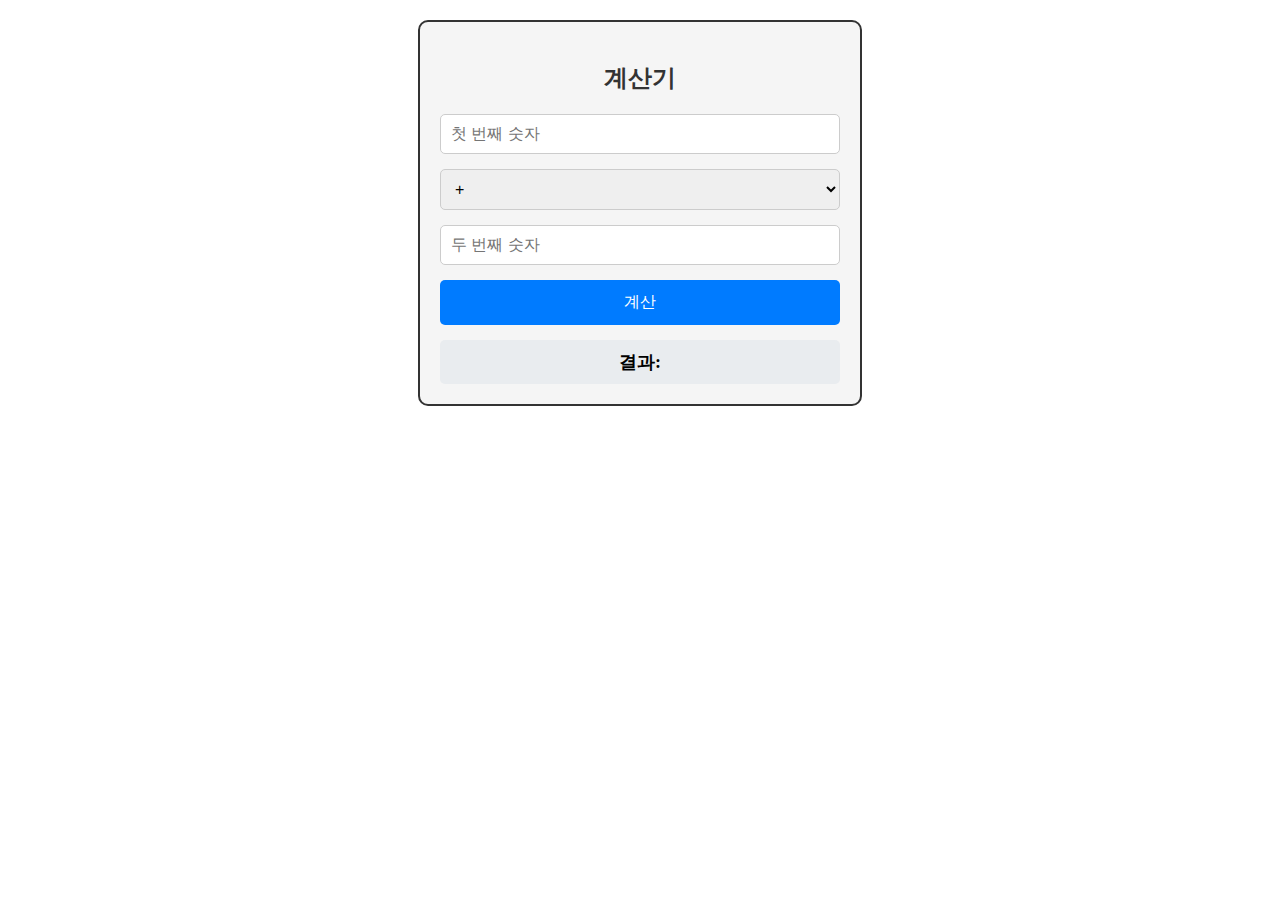
<file: src/main/resources/templates/Hello World.html>
<!DOCTYPE html>
<html lang="ko">
<head>
    <meta charset="UTF-8">
    <meta name="viewport" content="width=device-width, initial-scale=1.0">
    <title>계산기</title>
    <style>
    
     
     .calculator {
         margin: 20px auto;
         max-width: 400px;
         padding: 20px;
         border: 2px solid #333;
         border-radius: 10px;
         background-color: #f5f5f5;
     }
     
     .calculator h2 {
         text-align: center;
         color: #333;
         margin-bottom: 20px;
     }
     
     .calculator-container {
         display: flex;
         flex-direction: column;
         gap: 15px;
     }
     
     .calc-input, .calc-select {
         padding: 10px;
         border: 1px solid #ccc;
         border-radius: 5px;
         font-size: 16px;
     }
     
     .calc-button {
         padding: 12px;
         background-color: #007bff;
         color: white;
         border: none;
         border-radius: 5px;
         font-size: 16px;
         cursor: pointer;
         transition: background-color 0.3s;
     }
     
     .calc-button:hover {
         background-color: #0056b3;
     }
     
     .result {
         padding: 10px;
         background-color: #e9ecef;
         border-radius: 5px;
         font-size: 18px;
         font-weight: bold;
         text-align: center;
     }
    </style>
</head>
<body>

    <section class="calculator">
        <h2>계산기</h2>
        <div class="calculator-container">
            <input type="number" id="num1" placeholder="첫 번째 숫자" class="calc-input">
            <select id="operator" class="calc-select">
                <option value="+">+</option>
                <option value="-">-</option>
                <option value="*">×</option>
                <option value="/">÷</option>
            </select>
            <input type="number" id="num2" placeholder="두 번째 숫자" class="calc-input">
            <button class="calc-button">계산</button>
            <div id="result" class="result">결과: </div>
        </div>
        
    </section>
    
</body>
</html>
</file>
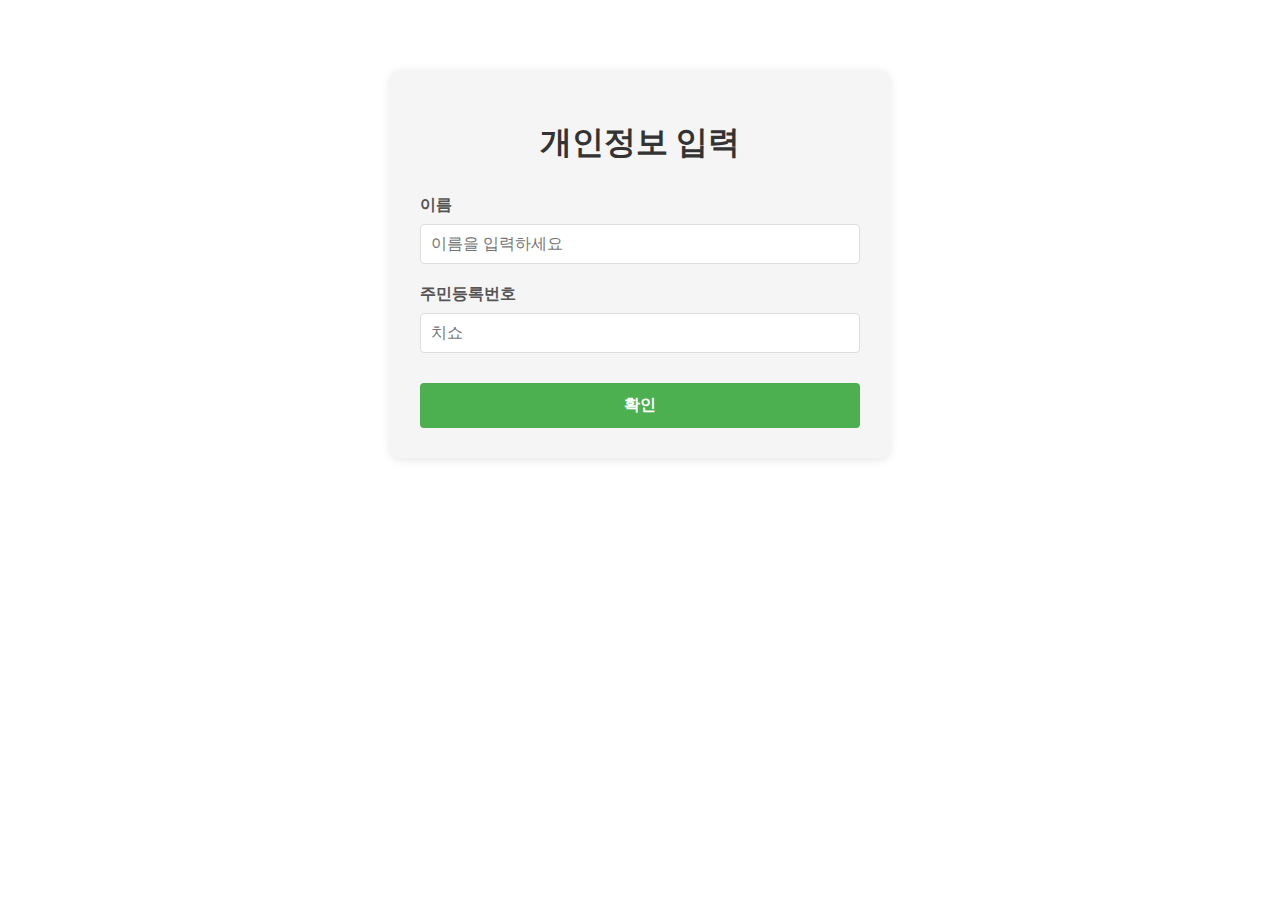
<file: src/main/resources/templates/auth/human.html>
<!DOCTYPE html>
<html lang="ko">

<head>
    <meta charset="UTF-8">
    <meta name="viewport" content="width=device-width, initial-scale=1.0">
    <title>개인정보 입력</title>
    <style>
        body {
            font-family: Arial, sans-serif;
            max-width: 500px;
            margin: 50px auto;
            padding: 20px;
        }

        .form-container {
            background-color: #f5f5f5;
            padding: 30px;
            border-radius: 10px;
            box-shadow: 0 2px 10px rgba(0, 0, 0, 0.1);
        }

        h1 {
            text-align: center;
            color: #333;
            margin-bottom: 30px;
        }

        .form-group {
            margin-bottom: 20px;
        }

        label {
            display: block;
            margin-bottom: 8px;
            color: #555;
            font-weight: bold;
        }

        input[type="text"] {
            width: 100%;
            padding: 10px;
            border: 1px solid #ddd;
            border-radius: 4px;
            font-size: 16px;
            box-sizing: border-box;
        }

        .jumin-group {
            display: flex;
            align-items: center;
            gap: 10px;
        }

        .jumin-group input {
            flex: 1;
        }

        .jumin-group span {
            font-size: 20px;
            font-weight: bold;
        }

        button {
            width: 100%;
            padding: 12px;
            background-color: #4CAF50;
            color: white;
            border: none;
            border-radius: 4px;
            cursor: pointer;
            font-size: 16px;
            font-weight: bold;
            margin-top: 10px;
        }

        button:hover {
            background-color: #45a049;
        }
    </style>
</head>

<body>
    <div class="form-container">
        <h1>개인정보 입력</h1>

        <form action="/auth/human" method="post">
            <div class="form-group">
                <label for="name">이름</label>
                <input type="text" id="name" name="name" placeholder="이름을 입력하세요" required>
            </div>

            <div class="form-group">
                <label for="jumin">주민등록번호</label>
                <div class="jumin-group">
                    <input type="text" id="jumin1" name="jumin1" placeholder="치쇼" maxlength="6" required>
                </div>
            </div>

            <button type="submit">확인</button>
        </form>
    </div>
</body>

</html>
</file>
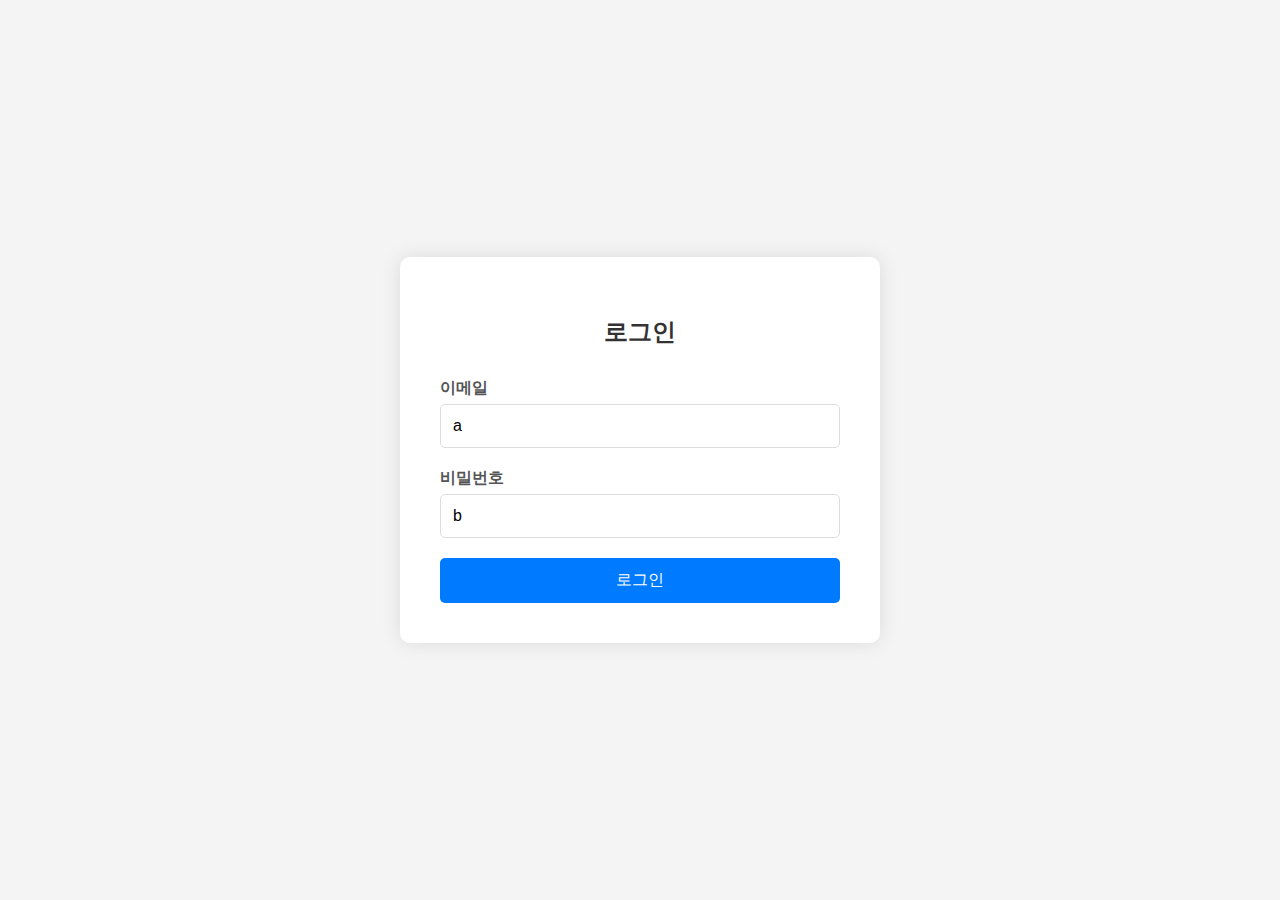
<file: src/main/resources/templates/auth/login.html>
<!DOCTYPE html>
<html lang="ko">
<head>
    <meta charset="UTF-8">
    <meta name="viewport" content="width=device-width, initial-scale=1.0">
    <title>로그인</title>
    <style>
        body {
            font-family: Arial, sans-serif;
            background-color: #f4f4f4;
            display: flex;
            justify-content: center;
            align-items: center;
            min-height: 100vh;
            margin: 0;
        }
        
        .login-container {
            background-color: white;
            padding: 40px;
            border-radius: 10px;
            box-shadow: 0 0 20px rgba(0, 0, 0, 0.1);
            width: 100%;
            max-width: 400px;
        }
        
        .login-title {
            text-align: center;
            color: #333;
            margin-bottom: 30px;
            font-size: 24px;
        }
        
        .form-group {
            margin-bottom: 20px;
        }
        
        .form-group label {
            display: block;
            margin-bottom: 5px;
            color: #555;
            font-weight: bold;
        }
        
        .form-group input {
            width: 100%;
            padding: 12px;
            border: 1px solid #ddd;
            border-radius: 5px;
            font-size: 16px;
            box-sizing: border-box;
        }
        
        .form-group input:focus {
            outline: none;
            border-color: #007bff;
            box-shadow: 0 0 5px rgba(0, 123, 255, 0.3);
        }
        
        .login-button {
            width: 100%;
            padding: 12px;
            background-color: #007bff;
            color: white;
            border: none;
            border-radius: 5px;
            font-size: 16px;
            cursor: pointer;
            transition: background-color 0.3s;
        }
        
        .login-button:hover {
            background-color: #0056b3;
        }
        
        .login-button:active {
            background-color: #004085;
        }
    </style>
</head>
<body>
    <div class="login-container">
        <h2 class="login-title" a href="index.html">로그인</h2>
        <form action="/auth/login" method="GET">
            <div class="form-group">
                <label for="email">이메일</label>
                <input type="text" id="email" name="email" placeholder="이메일을 입력하세요" value="a" >
            </div>
            
            <div class="form-group">
                <label for="password">비밀번호</label>
                <input type="text" id="password" name="password" placeholder="비밀번호를 입력하세요" required value="b">
            </div>
            
            <button type="submit" class="login-button">로그인</button>
        </form>
    </div>
</body>
</html>
</file>
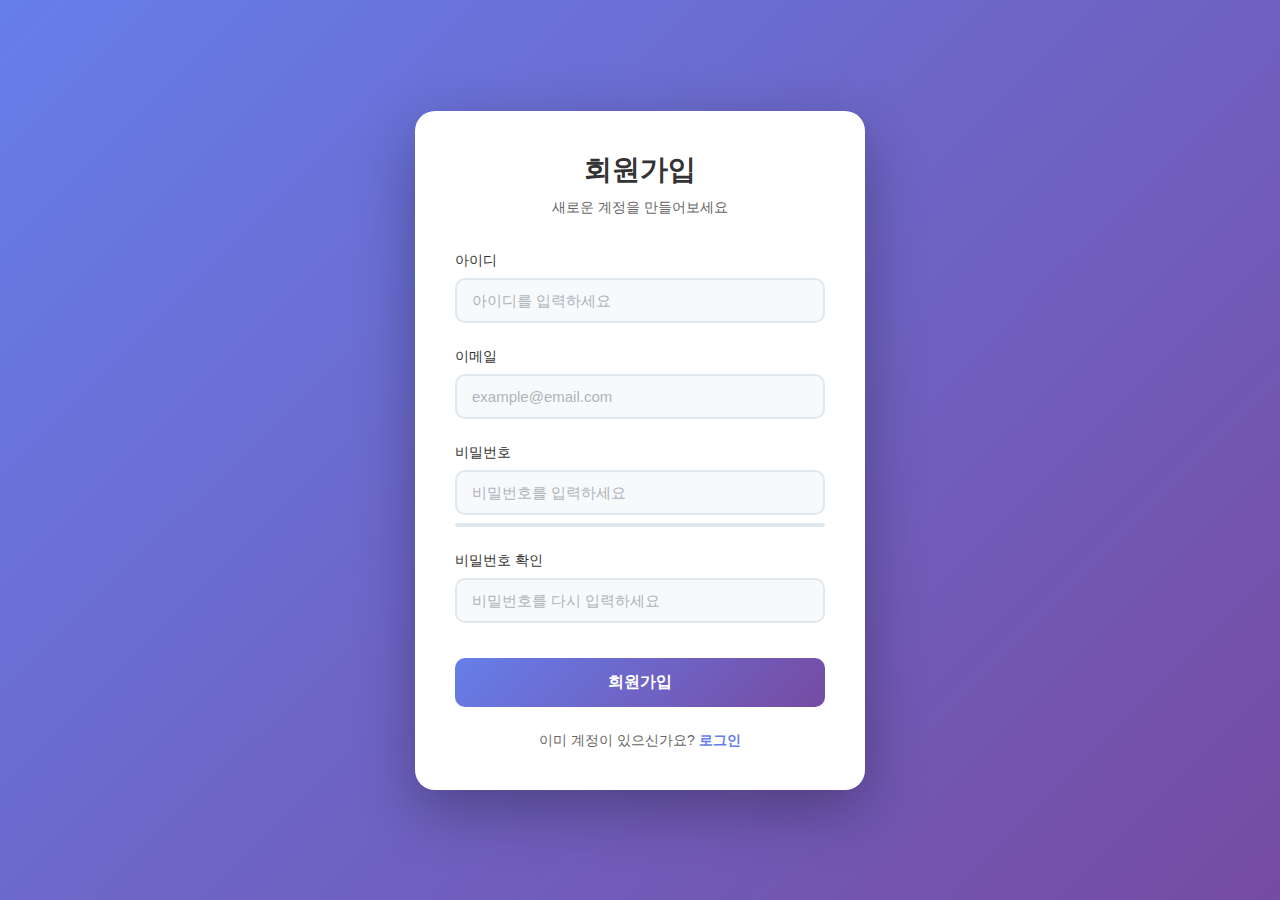
<file: src/main/resources/templates/auth/user.html>
<!DOCTYPE html>
<html lang="ko" xmlns:th="http://www.thymeleaf.org">
<head>
    <meta charset="UTF-8">
    <meta name="viewport" content="width=device-width, initial-scale=1.0">
    <title>회원가입</title>
    <style>
        * {
            margin: 0;
            padding: 0;
            box-sizing: border-box;
        }

        body {
            font-family: -apple-system, BlinkMacSystemFont, 'Segoe UI', Roboto, 'Helvetica Neue', Arial, sans-serif;
            background: linear-gradient(135deg, #667eea 0%, #764ba2 100%);
            min-height: 100vh;
            display: flex;
            justify-content: center;
            align-items: center;
            padding: 20px;
        }

        .register-container {
            background: white;
            border-radius: 20px;
            box-shadow: 0 20px 60px rgba(0, 0, 0, 0.3);
            width: 100%;
            max-width: 450px;
            padding: 40px;
        }

        .register-header {
            text-align: center;
            margin-bottom: 35px;
        }

        .register-header h1 {
            color: #333;
            font-size: 28px;
            margin-bottom: 10px;
        }

        .register-header p {
            color: #666;
            font-size: 14px;
        }

        .form-group {
            margin-bottom: 25px;
        }

        .form-group label {
            display: block;
            color: #333;
            font-weight: 500;
            margin-bottom: 8px;
            font-size: 14px;
        }

        .form-group input {
            width: 100%;
            padding: 12px 15px;
            border: 2px solid #e1e8ed;
            border-radius: 10px;
            font-size: 15px;
            transition: all 0.3s ease;
            background: #f8f9fa;
        }

        .form-group input:focus {
            outline: none;
            border-color: #667eea;
            background: white;
        }

        .form-group input::placeholder {
            color: #adb5bd;
        }

        .error-message {
            color: #dc3545;
            font-size: 13px;
            margin-top: 5px;
            display: none;
        }

        .error-message.show {
            display: block;
        }

        .form-group.error input {
            border-color: #dc3545;
        }

        .password-strength {
            margin-top: 8px;
            height: 4px;
            background: #e1e8ed;
            border-radius: 2px;
            overflow: hidden;
        }

        .password-strength-bar {
            height: 100%;
            width: 0;
            transition: all 0.3s ease;
        }

        .password-strength-bar.weak {
            width: 33%;
            background: #dc3545;
        }

        .password-strength-bar.medium {
            width: 66%;
            background: #ffc107;
        }

        .password-strength-bar.strong {
            width: 100%;
            background: #28a745;
        }

        .btn-register {
            width: 100%;
            padding: 14px;
            background: linear-gradient(135deg, #667eea 0%, #764ba2 100%);
            color: white;
            border: none;
            border-radius: 10px;
            font-size: 16px;
            font-weight: 600;
            cursor: pointer;
            transition: transform 0.2s ease, box-shadow 0.2s ease;
            margin-top: 10px;
        }

        .btn-register:hover {
            transform: translateY(-2px);
            box-shadow: 0 10px 25px rgba(102, 126, 234, 0.4);
        }

        .btn-register:active {
            transform: translateY(0);
        }

        .login-link {
            text-align: center;
            margin-top: 25px;
            color: #666;
            font-size: 14px;
        }

        .login-link a {
            color: #667eea;
            text-decoration: none;
            font-weight: 600;
        }

        .login-link a:hover {
            text-decoration: underline;
        }

        .success-message {
            background: #d4edda;
            color: #155724;
            padding: 12px;
            border-radius: 8px;
            margin-bottom: 20px;
            display: none;
        }

        .success-message.show {
            display: block;
        }
    </style>
</head>
<body>
    <div class="register-container">
        <div class="register-header">
            <h1>회원가입</h1>
            <p>새로운 계정을 만들어보세요</p>
        </div>

        <div class="success-message" th:if="${message}" th:text="${message}"></div>

        <form action="login.html" method="get" id="registerForm">
            <div class="form-group">
                <label for="username">아이디</label>
                <input type="text" id="username" name="username" placeholder="아이디를 입력하세요" required>
                <span class="error-message" id="usernameError">아이디는 4자 이상이어야 합니다.</span>
            </div>

            <div class="form-group">
                <label for="email">이메일</label>
                <input type="email" id="email" name="email" placeholder="example@email.com" required>
                <span class="error-message" id="emailError">올바른 이메일을 입력하세요.</span>
            </div>

            <div class="form-group">
                <label for="password">비밀번호</label>
                <input type="password" id="password" name="password" placeholder="비밀번호를 입력하세요" required>
                <div class="password-strength">
                    <div class="password-strength-bar" id="passwordStrengthBar"></div>
                </div>
                <span class="error-message" id="passwordError">비밀번호는 8자 이상이어야 합니다.</span>
            </div>

            <div class="form-group">
                <label for="confirmPassword">비밀번호 확인</label>
                <input type="password" id="confirmPassword" name="confirmPassword" placeholder="비밀번호를 다시 입력하세요" required>
                <span class="error-message" id="confirmPasswordError">비밀번호가 일치하지 않습니다.</span>
            </div>

            <button type="submit" class="btn-register">회원가입</button>
        </form>

        <div class="login-link">
            이미 계정이 있으신가요? <a href="login.html">로그인</a>
        </div>
    </div>
</body>
</html>
</file>
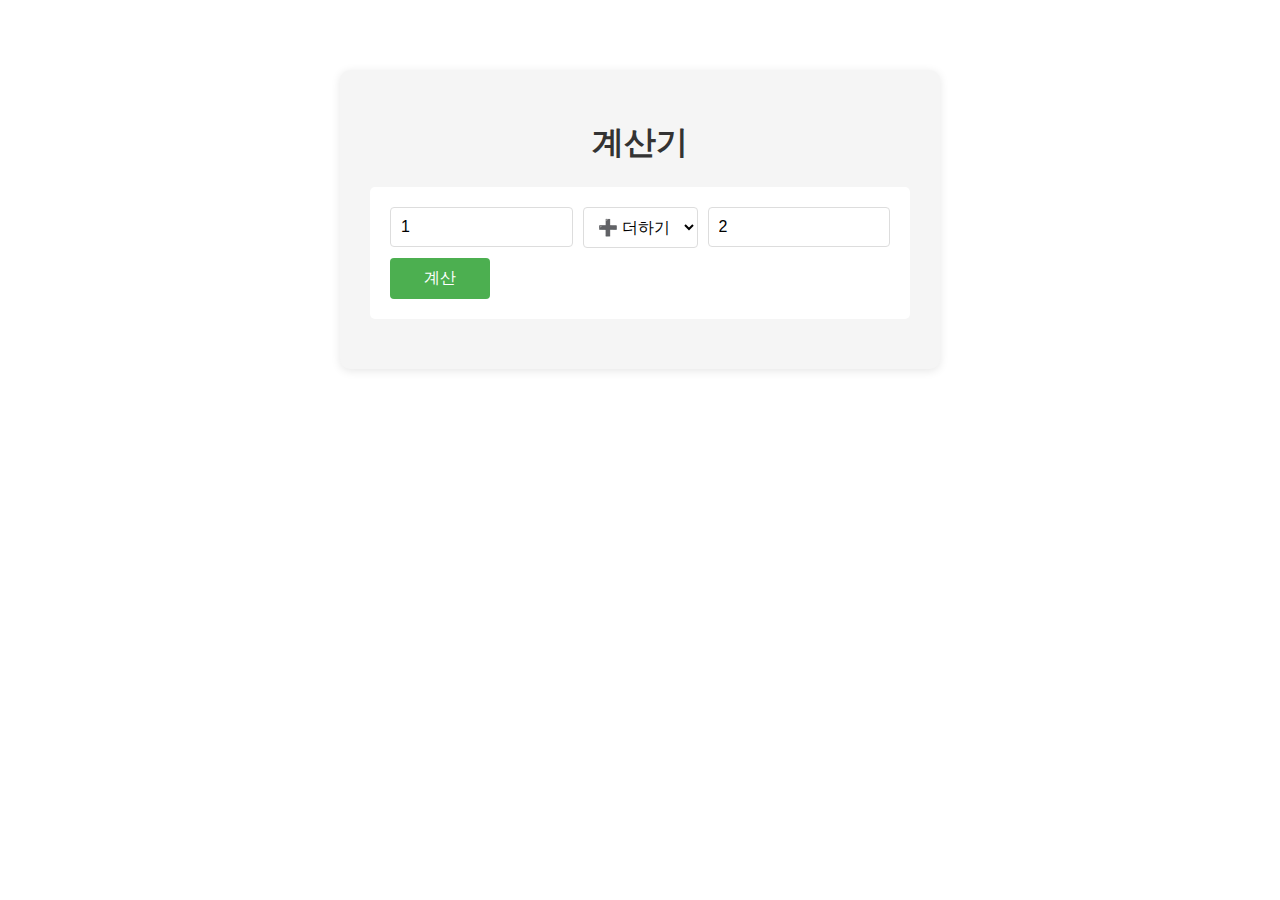
<file: src/main/resources/templates/calculator/calculator.html>
<!DOCTYPE html>
<html lang="ko">

<head>
    <meta charset="UTF-8">
    <meta name="viewport" content="width=device-width, initial-scale=1.0">
    <title>계산기</title>
    <style>
        body {
            font-family: Arial, sans-serif;
            max-width: 600px;
            margin: 50px auto;
            padding: 20px;
        }

        .calculator-container {
            background-color: #f5f5f5;
            padding: 30px;
            border-radius: 10px;
            box-shadow: 0 2px 10px rgba(0, 0, 0, 0.1);
        }

        h1 {
            text-align: center;
            color: #333;
        }

        .operation-section {
            margin: 20px 0;
            padding: 20px;
            background-color: white;
            border-radius: 5px;
        }

        form {
            display: flex;
            gap: 10px;
            align-items: center;
            flex-wrap: wrap;
        }

        input[type="number"] {
            padding: 10px;
            border: 1px solid #ddd;
            border-radius: 4px;
            font-size: 16px;
            flex: 1;
            min-width: 120px;
        }

        select {
            padding: 10px;
            border: 1px solid #ddd;
            border-radius: 4px;
            font-size: 16px;
            cursor: pointer;
            background-color: white;
        }

        button {
            padding: 10px 20px;
            background-color: #4CAF50;
            color: white;
            border: none;
            border-radius: 4px;
            cursor: pointer;
            font-size: 16px;
            min-width: 100px;
        }

        button:hover {
            background-color: #45a049;
        }
    </style>
</head>

<body>
    <div class="calculator-container">
        <h1>계산기</h1>

        <div class="operation-section">
            <form action="/contents/calculator/calculator" method="get">
                <input type="number" name="num1" placeholder="1번 숫자" value="1">
                <select name="operator">
                    <option value="plus">➕ 더하기</option>
                    <option value="minus">➖ 빼기</option>
                    <option value="gob">✖️ 곱하기</option>
                    <option value="nanum">➗ 나누기</option>
                </select>
                <input type="number" name="num2" placeholder="2번 숫자" value="2">
                <button type="submit">계산</button>
            </form>
        </div>
    </div>
</body>

</html>
</file>
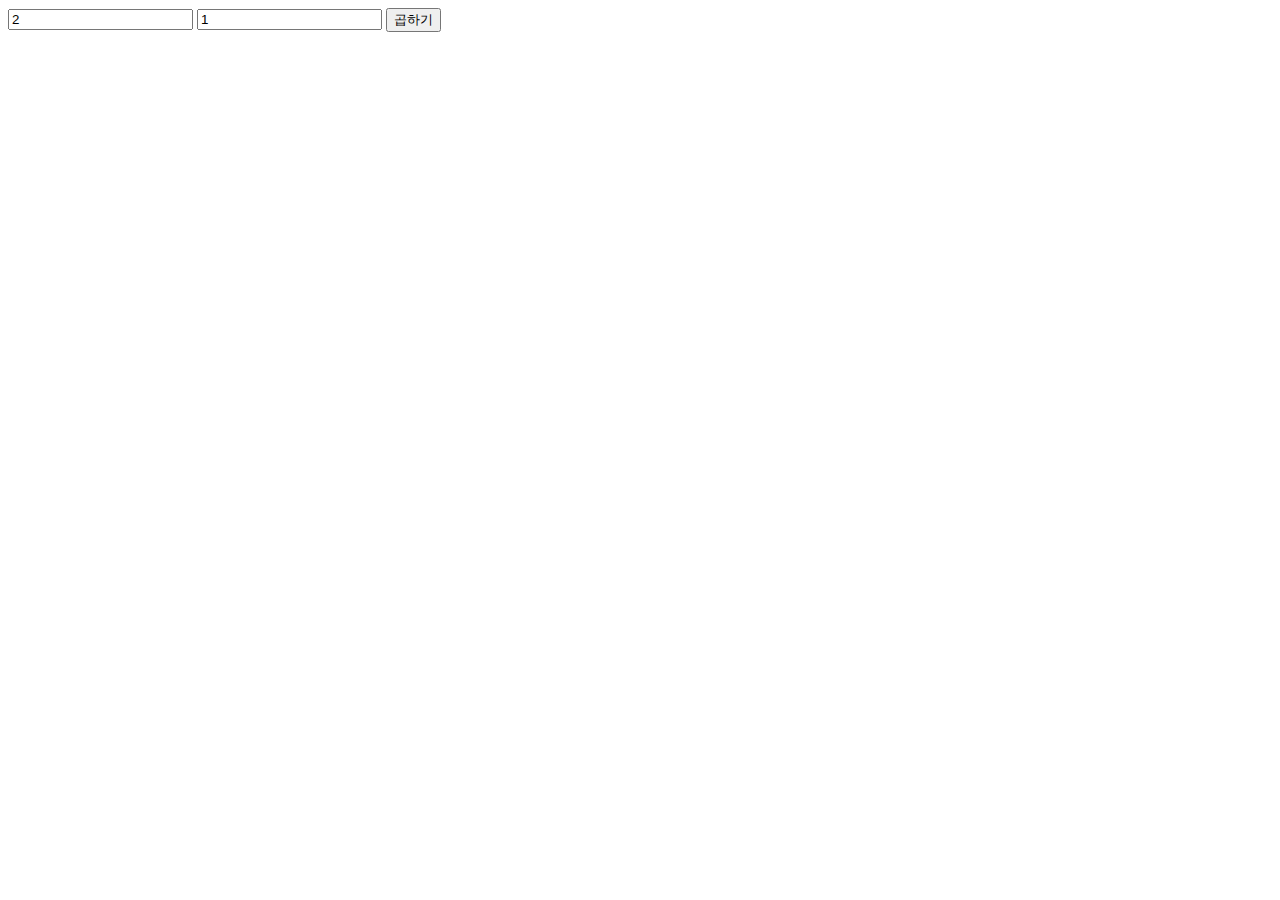
<file: src/main/resources/templates/calculator/gob.html>
<!DOCTYPE html>
<html lang="ko">
<head>
    <meta charset="UTF-8">
    <meta name="viewport" content="width=device-width, initial-scale=1.0">
    <title>로그인</title>
   
        

</head>
<body>
<div>
    <form action="/contents/calculator/gob" method="get">
        <input type="number" name="gobnumber2" placeholder="2번 숫자" value="2">
        <input type="number" name="gobnumber1" placeholder="1번 숫자" value="1">
        <button type="submit">곱하기</button>
    </form>
</div>
</body>
</html>
</file>
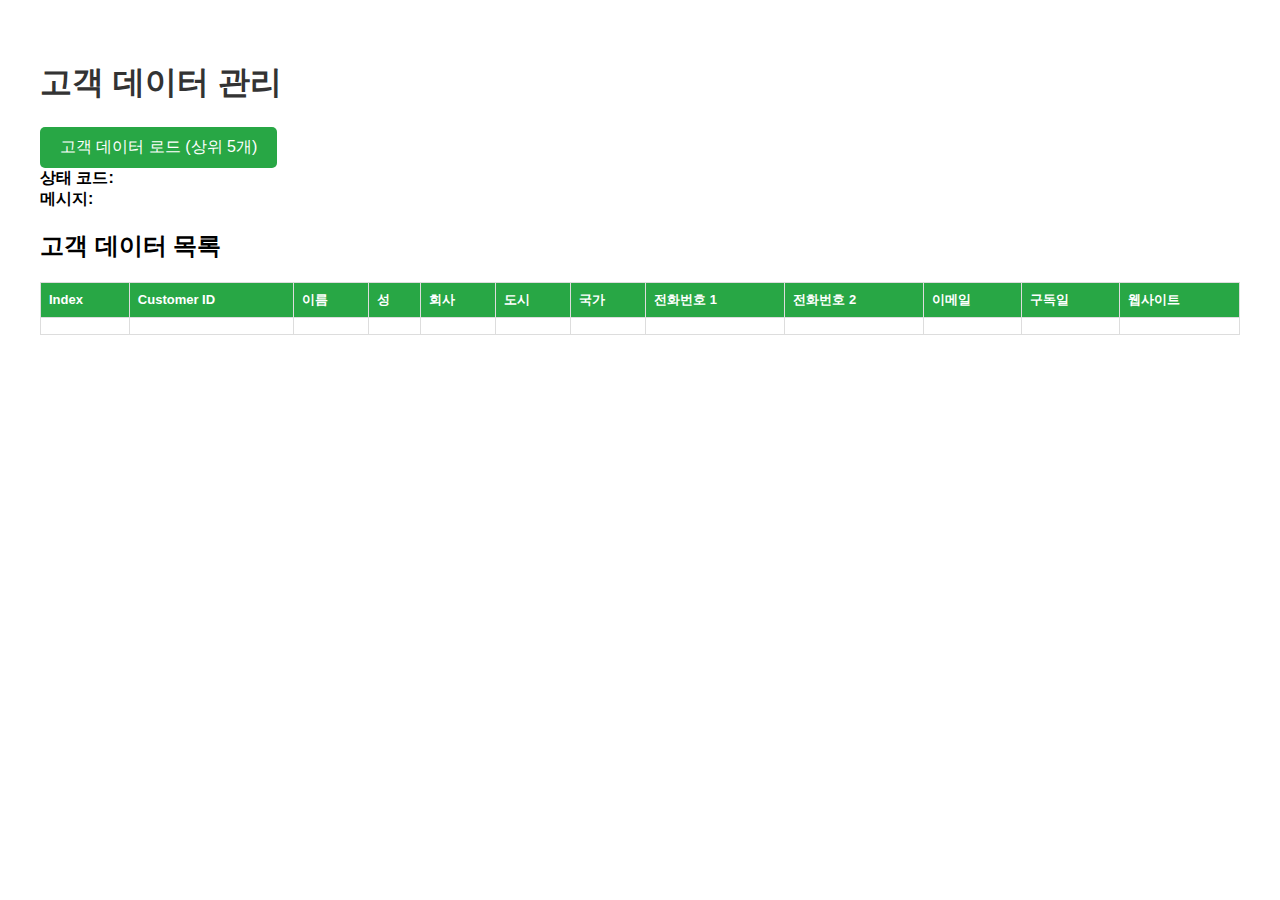
<file: src/main/resources/templates/customers/customers.html>
<!DOCTYPE html>
<html lang="ko" xmlns:th="http://www.thymeleaf.org">

<head>
    <meta charset="UTF-8">
    <meta name="viewport" content="width=device-width, initial-scale=1.0">
    <title>고객 데이터 로드</title>
    <style>
        body {
            font-family: Arial, sans-serif;
            margin: 20px;
            padding: 20px;
        }

        h1 {
            color: #333;
        }

        .message {
            padding: 15px;
            margin: 20px 0;
            border-radius: 5px;
            background-color: #d4edda;
            border: 1px solid #c3e6cb;
            color: #155724;
        }

        .message.error {
            background-color: #f8d7da;
            border-color: #f5c6cb;
            color: #721c24;
        }

        button {
            padding: 10px 20px;
            background-color: #28a745;
            color: white;
            border: none;
            border-radius: 5px;
            cursor: pointer;
            font-size: 16px;
        }

        button:hover {
            background-color: #218838;
        }

        table {
            width: 100%;
            border-collapse: collapse;
            margin-top: 20px;
            font-size: 13px;
        }

        th,
        td {
            border: 1px solid #ddd;
            padding: 8px;
            text-align: left;
        }

        th {
            background-color: #28a745;
            color: white;
            font-weight: bold;
        }

        tr:nth-child(even) {
            background-color: #f2f2f2;
        }

        tr:hover {
            background-color: #e9ecef;
        }
    </style>
</head>

<body>
    <h1>고객 데이터 관리</h1>

    <form method="post" action="/customers">
        <button type="submit">고객 데이터 로드 (상위 5개)</button>
    </form>

    <!-- 메시지 출력 -->
    <div th:if="${messenger != null}" th:class="${messenger.code == 200 ? 'message' : 'message error'}">
        <strong>상태 코드:</strong> <span th:text="${messenger.code}"></span><br>
        <strong>메시지:</strong> <span th:text="${messenger.message}"></span>
    </div>

    <!-- 고객 데이터 테이블 -->
    <div th:if="${customers != null and !customers.isEmpty()}">
        <h2>고객 데이터 목록</h2>
        <table>
            <thead>
                <tr>
                    <th>Index</th>
                    <th>Customer ID</th>
                    <th>이름</th>
                    <th>성</th>
                    <th>회사</th>
                    <th>도시</th>
                    <th>국가</th>
                    <th>전화번호 1</th>
                    <th>전화번호 2</th>
                    <th>이메일</th>
                    <th>구독일</th>
                    <th>웹사이트</th>
                </tr>
            </thead>
            <tbody>
                <tr th:each="customer : ${customers}">
                    <td th:text="${customer.index}"></td>
                    <td th:text="${customer.customerId}"></td>
                    <td th:text="${customer.firstName}"></td>
                    <td th:text="${customer.lastName}"></td>
                    <td th:text="${customer.company}"></td>
                    <td th:text="${customer.city}"></td>
                    <td th:text="${customer.country}"></td>
                    <td th:text="${customer.phone1}"></td>
                    <td th:text="${customer.phone2}"></td>
                    <td th:text="${customer.email}"></td>
                    <td th:text="${customer.subscriptionDate}"></td>
                    <td><a th:href="${customer.website}" th:text="${customer.website}" target="_blank"></a></td>
                </tr>
            </tbody>
        </table>
    </div>
</body>

</html>
</file>
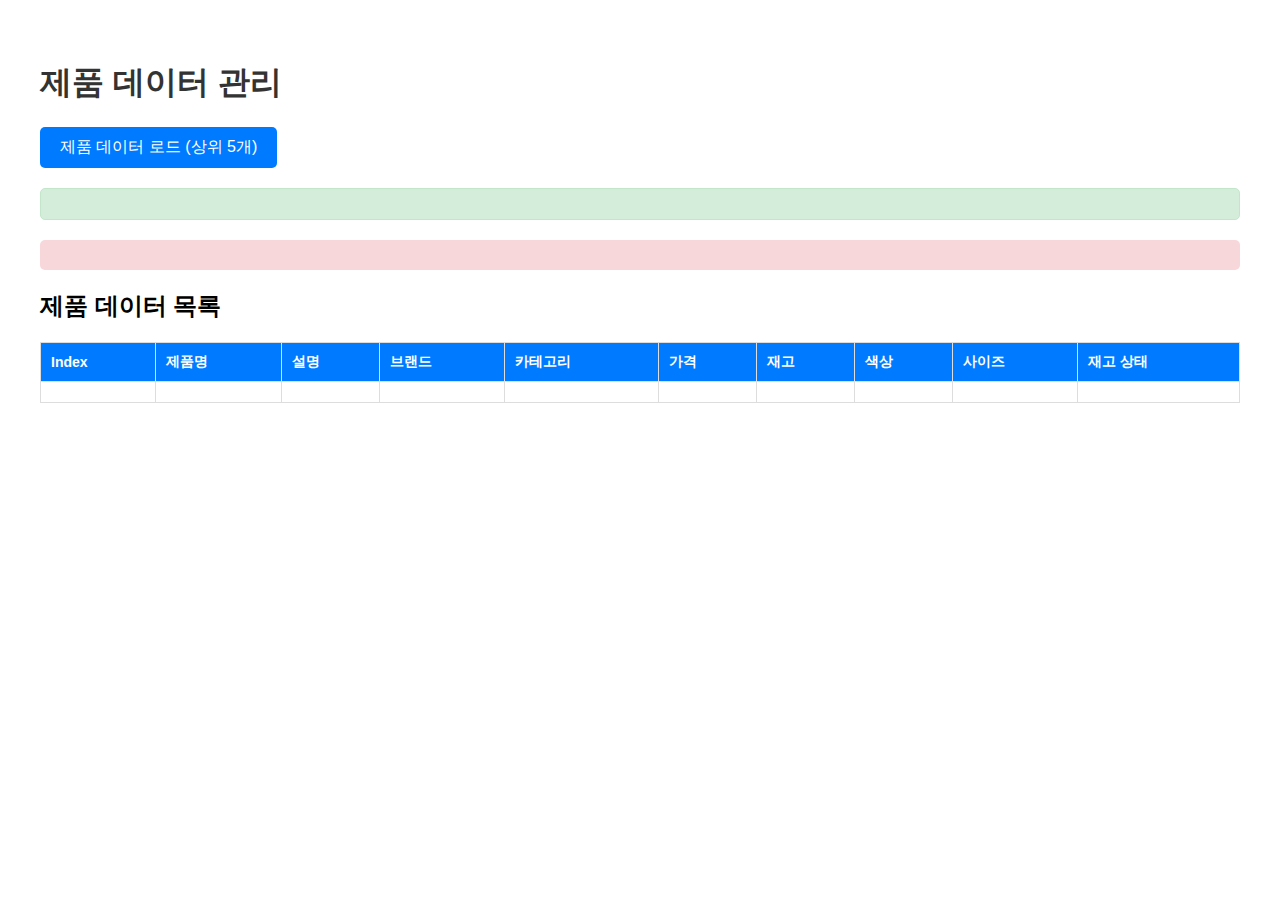
<file: src/main/resources/templates/products/products.html>
<!DOCTYPE html>
<html lang="ko" xmlns:th="http://www.thymeleaf.org">

<head>
    <meta charset="UTF-8">
    <meta name="viewport" content="width=device-width, initial-scale=1.0">
    <title>제품 데이터 로드</title>
    <style>
        body {
            font-family: Arial, sans-serif;
            margin: 20px;
            padding: 20px;
        }

        h1 {
            color: #333;
        }

        .message {
            padding: 15px;
            margin: 20px 0;
            border-radius: 5px;
            background-color: #d4edda;
            border: 1px solid #c3e6cb;
            color: #155724;
        }

        .error {
            padding: 15px;
            margin: 20px 0;
            border-radius: 5px;
            background-color: #f8d7da;
            border-color: #f5c6cb;
            color: #721c24;
        }

        button {
            padding: 10px 20px;
            background-color: #007bff;
            color: white;
            border: none;
            border-radius: 5px;
            cursor: pointer;
            font-size: 16px;
        }

        button:hover {
            background-color: #0056b3;
        }

        table {
            width: 100%;
            border-collapse: collapse;
            margin-top: 20px;
            font-size: 14px;
        }

        th,
        td {
            border: 1px solid #ddd;
            padding: 10px;
            text-align: left;
        }

        th {
            background-color: #007bff;
            color: white;
            font-weight: bold;
        }

        tr:nth-child(even) {
            background-color: #f2f2f2;
        }

        tr:hover {
            background-color: #e9ecef;
        }
    </style>
</head>

<body>
    <h1>제품 데이터 관리</h1>

    <form method="post" action="/products/all">
        <button type="submit">제품 데이터 로드 (상위 5개)</button>
    </form>

    <!-- 성공 메시지 -->
    <div th:if="${message != null}" class="message">
        <strong th:text="${message}"></strong>
    </div>

    <!-- 에러 메시지 -->
    <div th:if="${error != null}" class="error">
        <strong th:text="${error}"></strong>
    </div>

    <!-- 제품 데이터 테이블 -->
    <div th:if="${products != null and !products.isEmpty()}">
        <h2>제품 데이터 목록</h2>
        <table>
            <thead>
                <tr>
                    <th>Index</th>
                    <th>제품명</th>
                    <th>설명</th>
                    <th>브랜드</th>
                    <th>카테고리</th>
                    <th>가격</th>
                    <th>재고</th>
                    <th>색상</th>
                    <th>사이즈</th>
                    <th>재고 상태</th>
                </tr>
            </thead>
            <tbody>
                <tr th:each="product : ${products}">
                    <td th:text="${product.index}"></td>
                    <td th:text="${product.name}"></td>
                    <td th:text="${product.description}"></td>
                    <td th:text="${product.brand}"></td>
                    <td th:text="${product.category}"></td>
                    <td th:text="${product.price + ' ' + product.currency}"></td>
                    <td th:text="${product.stock}"></td>
                    <td th:text="${product.color}"></td>
                    <td th:text="${product.size}"></td>
                    <td th:text="${product.availability}"></td>
                </tr>
            </tbody>
        </table>
    </div>
</body>

</html>
</file>
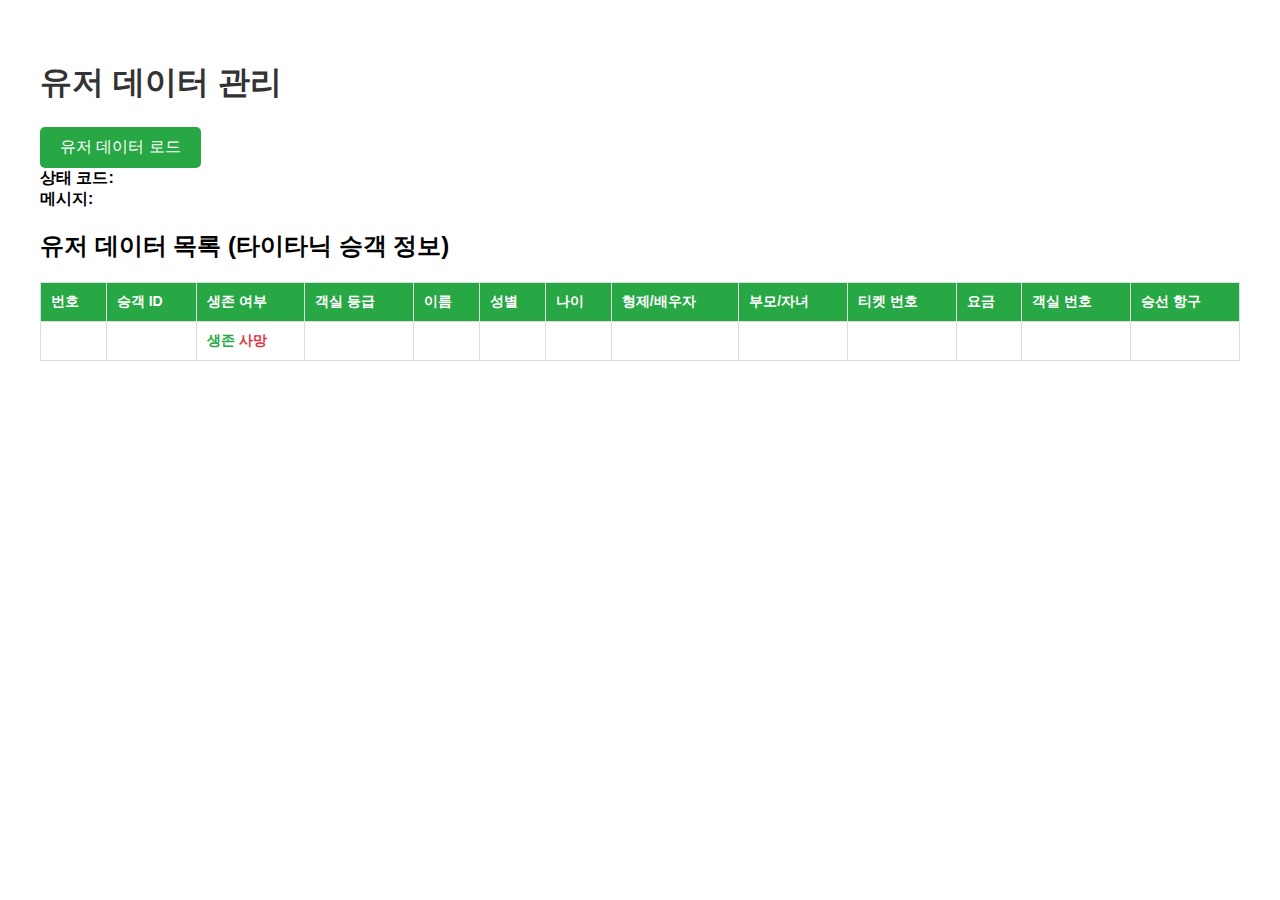
<file: src/main/resources/templates/user/list.html>
<!DOCTYPE html>
<html lang="ko" xmlns:th="http://www.thymeleaf.org">

<head>
    <meta charset="UTF-8">
    <meta name="viewport" content="width=device-width, initial-scale=1.0">
    <title>유저 데이터 로드</title>
    <style>
        body {
            font-family: Arial, sans-serif;
            margin: 20px;
            padding: 20px;
        }

        h1 {
            color: #333;
        }

        .message {
            padding: 15px;
            margin: 20px 0;
            border-radius: 5px;
            background-color: #d4edda;
            border: 1px solid #c3e6cb;
            color: #155724;
        }

        .message.error {
            background-color: #f8d7da;
            border-color: #f5c6cb;
            color: #721c24;
        }

        button {
            padding: 10px 20px;
            background-color: #28a745;
            color: white;
            border: none;
            border-radius: 5px;
            cursor: pointer;
            font-size: 16px;
        }

        button:hover {
            background-color: #218838;
        }

        table {
            width: 100%;
            border-collapse: collapse;
            margin-top: 20px;
            font-size: 14px;
        }

        th,
        td {
            border: 1px solid #ddd;
            padding: 10px;
            text-align: left;
        }

        th {
            background-color: #28a745;
            color: white;
            font-weight: bold;
        }

        tr:nth-child(even) {
            background-color: #f2f2f2;
        }

        tr:hover {
            background-color: #e9ecef;
        }

        .survived-yes {
            color: #28a745;
            font-weight: bold;
        }

        .survived-no {
            color: #dc3545;
            font-weight: bold;
        }
    </style>
</head>

<body>
    <h1>유저 데이터 관리</h1>

    <form method="post" action="/users">
        <button type="submit">유저 데이터 로드</button>
    </form>

    <!-- 메시지 출력 -->
    <div th:if="${messenger != null}" th:class="${messenger.code == 200 ? 'message' : 'message error'}">
        <strong>상태 코드:</strong> <span th:text="${messenger.code}"></span><br>
        <strong>메시지:</strong> <span th:text="${messenger.message}"></span>
    </div>

    <!-- 유저 데이터 테이블 -->
    <div th:if="${userDTO != null and !userDTO.isEmpty()}">
        <h2>유저 데이터 목록 (타이타닉 승객 정보)</h2>
        <table>
            <thead>
                <tr>
                    <th>번호</th>
                    <th>승객 ID</th>
                    <th>생존 여부</th>
                    <th>객실 등급</th>
                    <th>이름</th>
                    <th>성별</th>
                    <th>나이</th>
                    <th>형제/배우자</th>
                    <th>부모/자녀</th>
                    <th>티켓 번호</th>
                    <th>요금</th>
                    <th>객실 번호</th>
                    <th>승선 항구</th>
                </tr>
            </thead>
            <tbody>
                <tr th:each="user, iterStat : ${userDTO}">
                    <td th:text="${iterStat.count}"></td>
                    <td th:text="${user.userId}"></td>
                    <td>
                        <span th:if="${user.survived == '1'}" class="survived-yes">생존</span>
                        <span th:if="${user.survived == '0'}" class="survived-no">사망</span>
                        <span th:if="${user.survived != '0' and user.survived != '1'}"
                            th:text="${user.survived}"></span>
                    </td>
                    <td th:text="${user.pclass}"></td>
                    <td th:text="${user.name}"></td>
                    <td th:text="${user.gender}"></td>
                    <td th:text="${user.age}"></td>
                    <td th:text="${user.sibSp}"></td>
                    <td th:text="${user.parch}"></td>
                    <td th:text="${user.ticket}"></td>
                    <td th:text="${user.fare}"></td>
                    <td th:text="${user.cabin}"></td>
                    <td th:text="${user.embarked}"></td>
                </tr>
            </tbody>
        </table>
    </div>
</body>

</html>
</file>
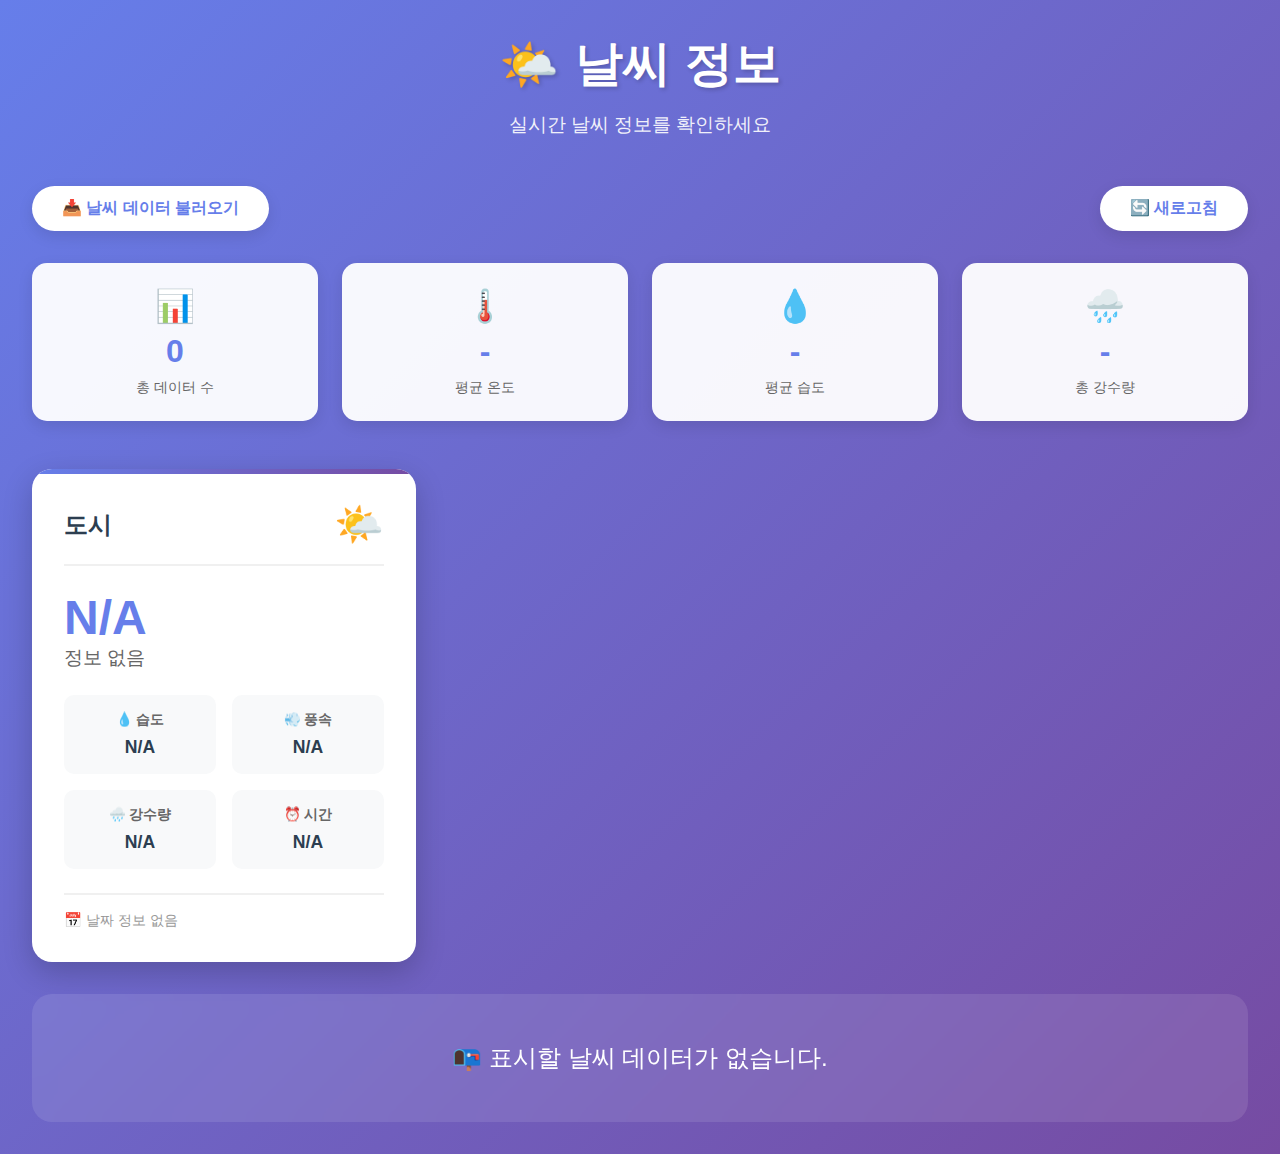
<file: src/main/resources/templates/weather/weatherlist.html>
<!DOCTYPE html>
<html lang="ko" xmlns:th="http://www.thymeleaf.org">

<head>
    <meta charset="UTF-8">
    <meta name="viewport" content="width=device-width, initial-scale=1.0">
    <title>날씨 정보</title>
    <style>
        * {
            margin: 0;
            padding: 0;
            box-sizing: border-box;
        }

        body {
            font-family: 'Arial', sans-serif;
            background: linear-gradient(135deg, #667eea 0%, #764ba2 100%);
            min-height: 100vh;
            padding: 2rem;
        }

        .container {
            max-width: 1400px;
            margin: 0 auto;
        }

        .header {
            text-align: center;
            color: white;
            margin-bottom: 3rem;
        }

        .header h1 {
            font-size: 3rem;
            margin-bottom: 1rem;
            text-shadow: 2px 2px 4px rgba(0, 0, 0, 0.2);
            display: flex;
            align-items: center;
            justify-content: center;
            gap: 1rem;
        }

        .header p {
            font-size: 1.2rem;
            opacity: 0.9;
        }

        .controls {
            display: flex;
            justify-content: space-between;
            align-items: center;
            margin-bottom: 2rem;
            flex-wrap: wrap;
            gap: 1rem;
        }

        .search-box {
            flex: 1;
            min-width: 250px;
        }

        .search-box input {
            width: 100%;
            padding: 12px 20px;
            border: none;
            border-radius: 25px;
            font-size: 1rem;
            box-shadow: 0 5px 15px rgba(0, 0, 0, 0.1);
        }

        .btn {
            background: white;
            color: #667eea;
            padding: 12px 30px;
            border: none;
            border-radius: 25px;
            cursor: pointer;
            font-size: 1rem;
            font-weight: bold;
            transition: all 0.3s;
            box-shadow: 0 5px 15px rgba(0, 0, 0, 0.1);
        }

        .btn:hover {
            transform: translateY(-2px);
            box-shadow: 0 8px 20px rgba(0, 0, 0, 0.2);
            background: #f8f9fa;
        }

        .weather-grid {
            display: grid;
            grid-template-columns: repeat(auto-fill, minmax(350px, 1fr));
            gap: 2rem;
            margin-bottom: 2rem;
        }

        .weather-card {
            background: white;
            border-radius: 20px;
            padding: 2rem;
            box-shadow: 0 10px 30px rgba(0, 0, 0, 0.2);
            transition: all 0.3s;
            position: relative;
            overflow: hidden;
        }

        .weather-card::before {
            content: '';
            position: absolute;
            top: 0;
            left: 0;
            right: 0;
            height: 5px;
            background: linear-gradient(90deg, #667eea, #764ba2);
        }

        .weather-card:hover {
            transform: translateY(-5px);
            box-shadow: 0 15px 40px rgba(0, 0, 0, 0.3);
        }

        .weather-header {
            display: flex;
            justify-content: space-between;
            align-items: center;
            margin-bottom: 1.5rem;
            padding-bottom: 1rem;
            border-bottom: 2px solid #f0f0f0;
        }

        .weather-city {
            font-size: 1.5rem;
            font-weight: bold;
            color: #2c3e50;
        }

        .weather-icon {
            font-size: 2.5rem;
        }

        .weather-main {
            display: flex;
            justify-content: space-between;
            align-items: center;
            margin-bottom: 1.5rem;
        }

        .temperature {
            font-size: 3rem;
            font-weight: bold;
            color: #667eea;
        }

        .weather-condition {
            font-size: 1.2rem;
            color: #666;
        }

        .weather-details {
            display: grid;
            grid-template-columns: repeat(2, 1fr);
            gap: 1rem;
        }

        .detail-item {
            background: #f8f9fa;
            padding: 1rem;
            border-radius: 10px;
            text-align: center;
        }

        .detail-label {
            font-size: 0.85rem;
            color: #666;
            margin-bottom: 0.5rem;
            font-weight: 600;
        }

        .detail-value {
            font-size: 1.1rem;
            font-weight: bold;
            color: #2c3e50;
        }

        .weather-footer {
            margin-top: 1.5rem;
            padding-top: 1rem;
            border-top: 2px solid #f0f0f0;
            display: flex;
            justify-content: space-between;
            font-size: 0.9rem;
            color: #999;
        }

        .loading {
            text-align: center;
            color: white;
            font-size: 1.5rem;
            padding: 3rem;
        }

        .no-data {
            text-align: center;
            color: white;
            font-size: 1.5rem;
            padding: 3rem;
            background: rgba(255, 255, 255, 0.1);
            border-radius: 20px;
            backdrop-filter: blur(10px);
        }

        .stats {
            display: grid;
            grid-template-columns: repeat(auto-fit, minmax(200px, 1fr));
            gap: 1.5rem;
            margin-bottom: 3rem;
        }

        .stat-card {
            background: rgba(255, 255, 255, 0.95);
            padding: 1.5rem;
            border-radius: 15px;
            box-shadow: 0 5px 15px rgba(0, 0, 0, 0.1);
            text-align: center;
        }

        .stat-icon {
            font-size: 2rem;
            margin-bottom: 0.5rem;
        }

        .stat-value {
            font-size: 2rem;
            font-weight: bold;
            color: #667eea;
            margin-bottom: 0.5rem;
        }

        .stat-label {
            color: #666;
            font-size: 0.9rem;
        }

        @media (max-width: 768px) {
            body {
                padding: 1rem;
            }

            .header h1 {
                font-size: 2rem;
            }

            .weather-grid {
                grid-template-columns: 1fr;
            }

            .stats {
                grid-template-columns: repeat(2, 1fr);
            }
        }
    </style>
</head>

<body>
    <div class="container">
        <div class="header">
            <h1>
                <span>🌤️</span>
                날씨 정보
            </h1>
            <p>실시간 날씨 정보를 확인하세요</p>
        </div>

        <!-- 날씨 데이터 불러오기 폼 -->
        <div class="controls">
            <form action="/weathers/all" method="post" style="margin: 0;">
                <button type="submit" class="btn">📥 날씨 데이터 불러오기</button>
            </form>
            <form th:action="@{/weathers/list}" method="get" style="margin: 0;">
                <button type="submit" class="btn">🔄 새로고침</button>
            </form>
        </div>

        <div class="stats">
            <div class="stat-card">
                <div class="stat-icon">📊</div>
                <div class="stat-value" th:text="${totalCount}">0</div>
                <div class="stat-label">총 데이터 수</div>
            </div>
            <div class="stat-card">
                <div class="stat-icon">🌡️</div>
                <div class="stat-value" th:text="${avgTemp}">-</div>
                <div class="stat-label">평균 온도</div>
            </div>
            <div class="stat-card">
                <div class="stat-icon">💧</div>
                <div class="stat-value" th:text="${avgHumidity}">-</div>
                <div class="stat-label">평균 습도</div>
            </div>
            <div class="stat-card">
                <div class="stat-icon">🌧️</div>
                <div class="stat-value" th:text="${totalPrecip}">-</div>
                <div class="stat-label">총 강수량</div>
            </div>
        </div>

        <div class="weather-grid" th:if="${weatherList != null and !weatherList.isEmpty()}">
            <div class="weather-card" th:each="weather : ${weatherList}">
                <div class="weather-header">
                    <div class="weather-city" th:text="${weather.city != null ? weather.city : '알 수 없음'}">도시</div>
                    <div class="weather-icon">🌤️</div>
                </div>
                <div class="weather-main">
                    <div>
                        <div class="temperature"
                            th:text="${weather.temperature != null ? weather.temperature + '°' : 'N/A'}">N/A</div>
                        <div class="weather-condition" th:text="${weather.weather != null ? weather.weather : '정보 없음'}">
                            정보 없음</div>
                    </div>
                </div>
                <div class="weather-details">
                    <div class="detail-item">
                        <div class="detail-label">💧 습도</div>
                        <div class="detail-value" th:text="${weather.humidity != null ? weather.humidity : 'N/A'}">N/A
                        </div>
                    </div>
                    <div class="detail-item">
                        <div class="detail-label">💨 풍속</div>
                        <div class="detail-value" th:text="${weather.windSpeed != null ? weather.windSpeed : 'N/A'}">N/A
                        </div>
                    </div>
                    <div class="detail-item">
                        <div class="detail-label">🌧️ 강수량</div>
                        <div class="detail-value"
                            th:text="${weather.precipitation != null ? weather.precipitation : 'N/A'}">N/A</div>
                    </div>
                    <div class="detail-item">
                        <div class="detail-label">⏰ 시간</div>
                        <div class="detail-value" th:text="${weather.time != null ? weather.time : 'N/A'}">N/A</div>
                    </div>
                </div>
                <div class="weather-footer">
                    <span th:text="${weather.date != null ? '📅 ' + weather.date : '📅 날짜 정보 없음'}">📅 날짜 정보 없음</span>
                </div>
            </div>
        </div>

        <div class="no-data" th:if="${weatherList == null or weatherList.isEmpty()}">
            <p>📭 표시할 날씨 데이터가 없습니다.</p>
        </div>
    </div>
</body>

</html>
</file>
